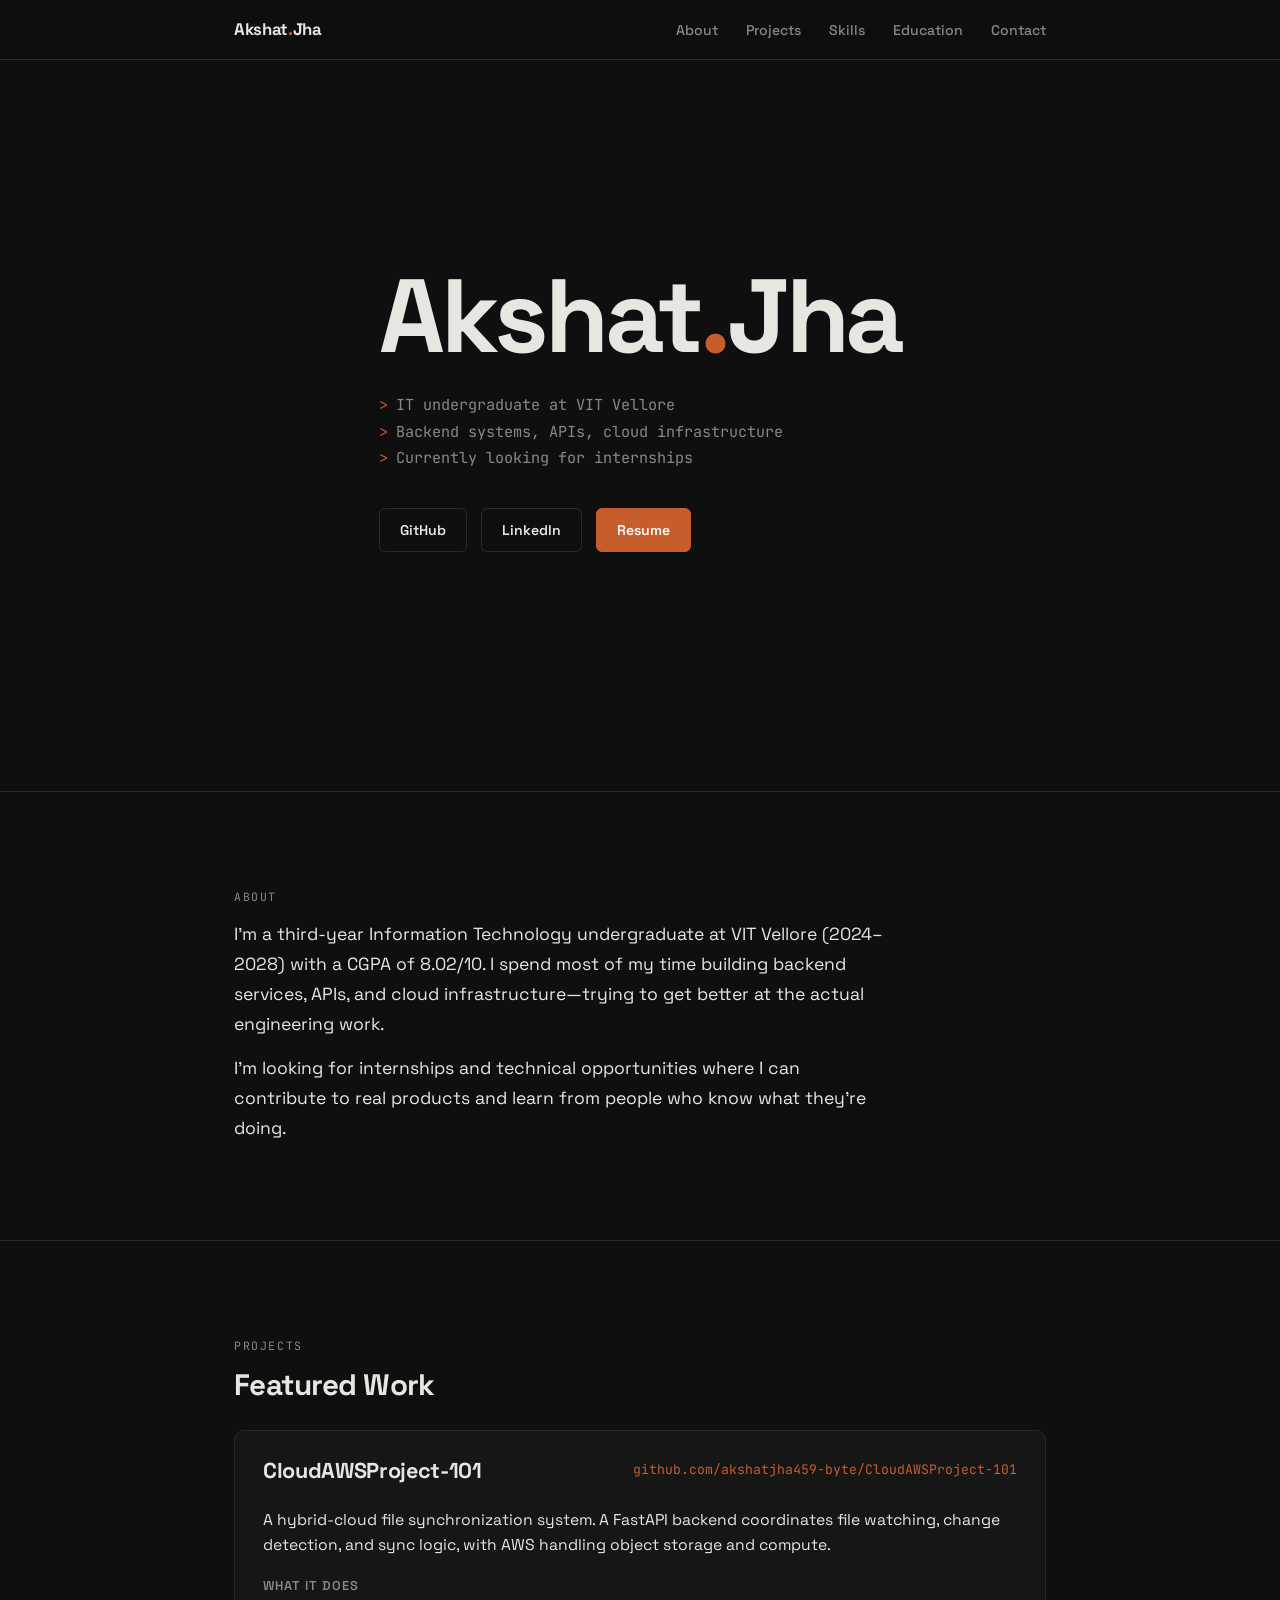
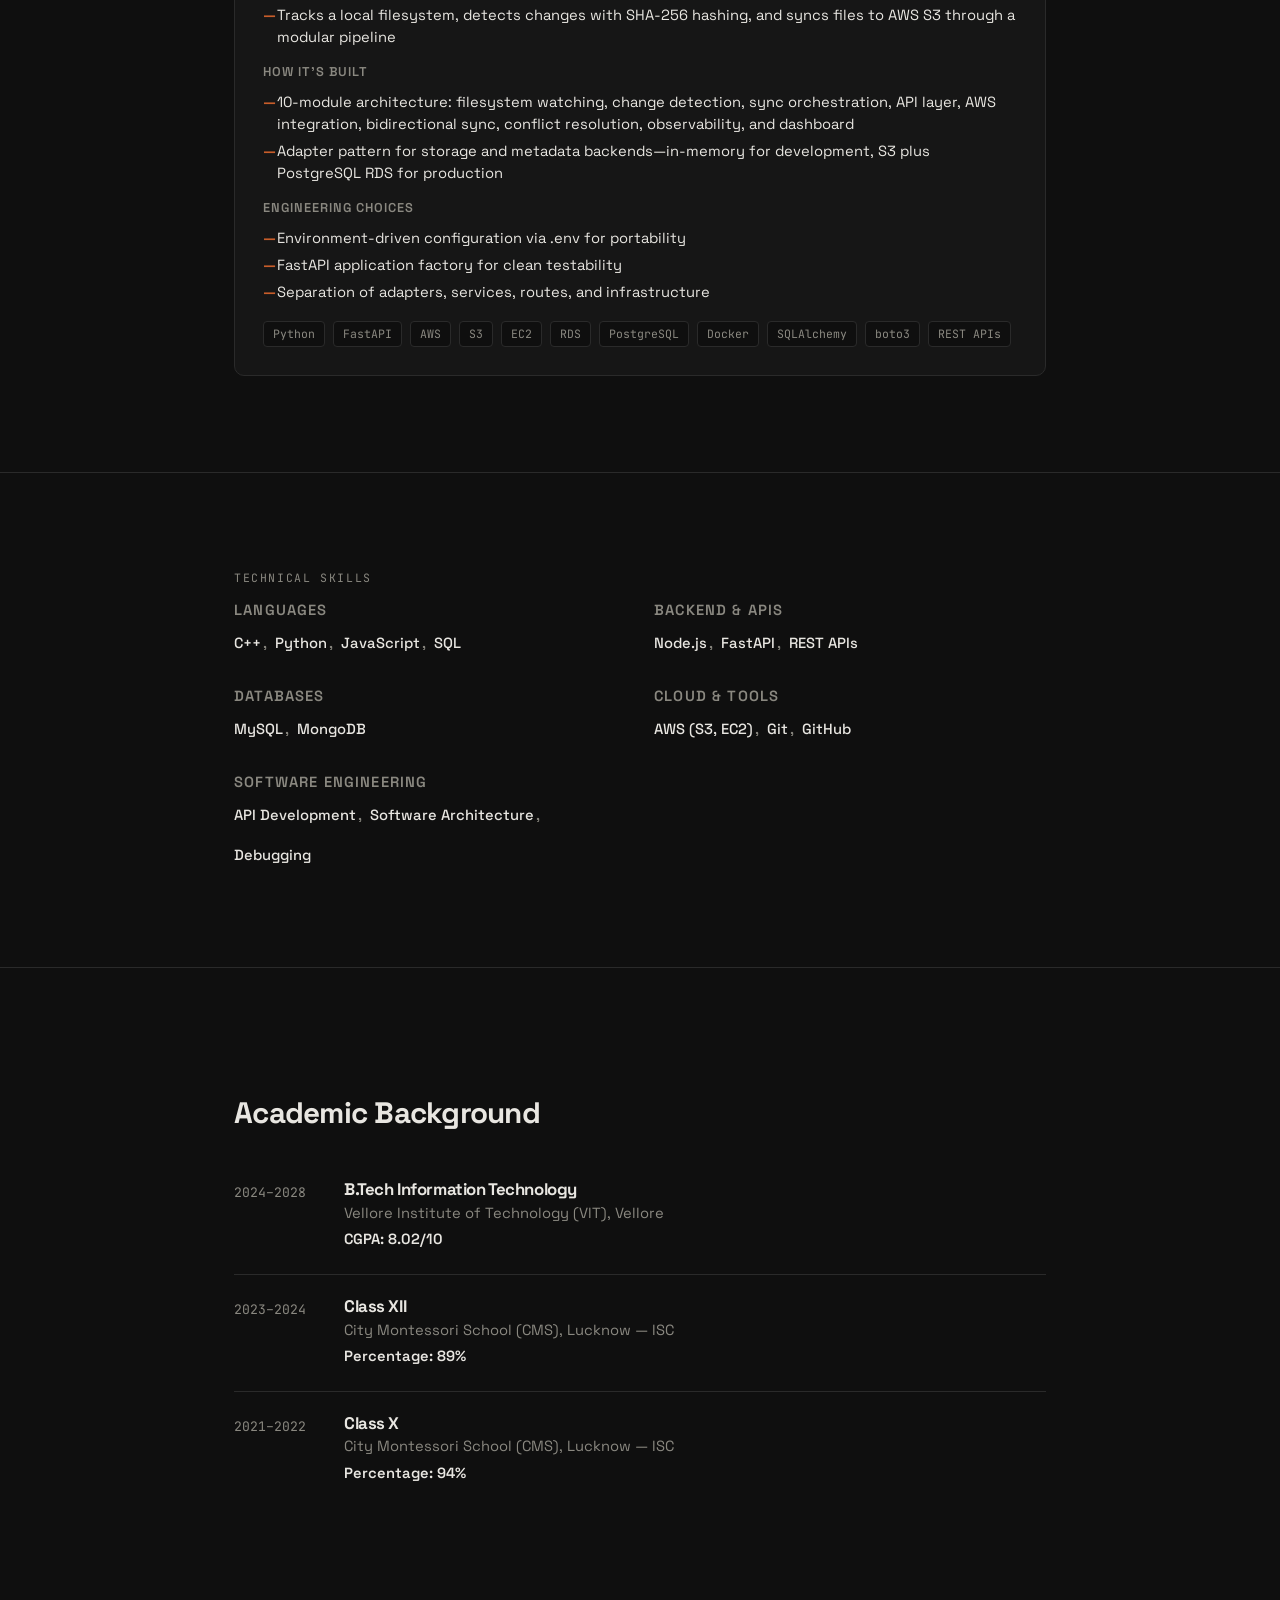
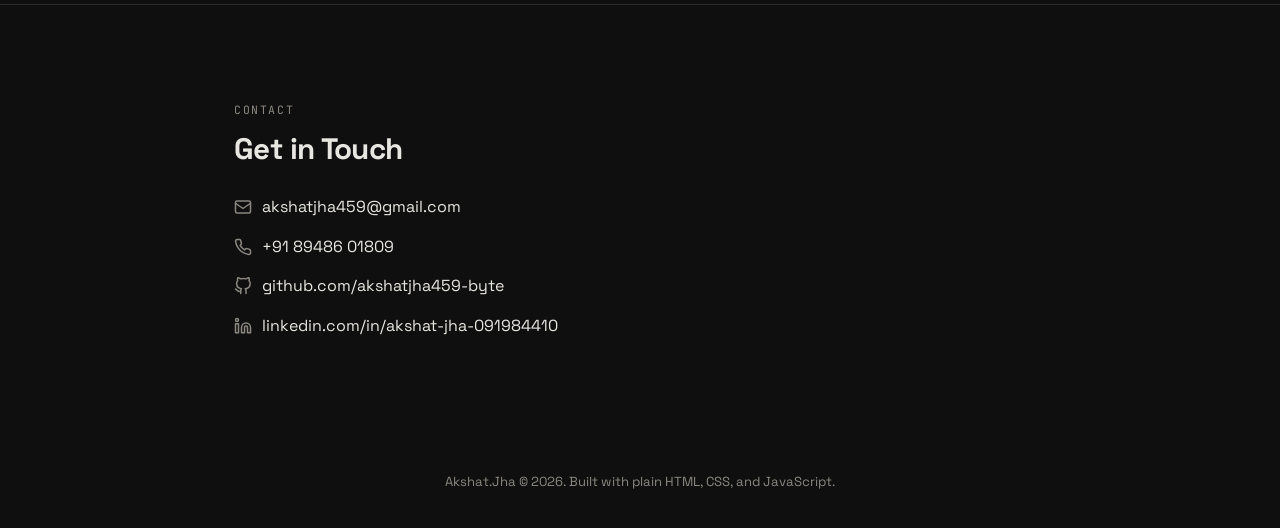
<file: index.html>
<!DOCTYPE html>
<html lang="en">
<head>
  <meta charset="UTF-8">
  <meta name="viewport" content="width=device-width, initial-scale=1.0">
  <title>Akshat.Jha — Portfolio</title>
  <meta name="description" content="Akshat.Jha — B.Tech IT undergraduate at VIT Vellore. Building backend systems, cloud infrastructure, and APIs.">
  <link rel="stylesheet" href="css/style.css">
</head>
<body>

  <nav class="nav">
    <div class="nav-inner">
      <a href="#" class="nav-logo">Akshat<span>.</span>Jha</a>
      <ul class="nav-links" id="navLinks">
        <li><a href="#about" onclick="closeMenu()">About</a></li>
        <li><a href="#projects" onclick="closeMenu()">Projects</a></li>
        <li><a href="#skills" onclick="closeMenu()">Skills</a></li>
        <li><a href="#education" onclick="closeMenu()">Education</a></li>
        <li><a href="#contact" onclick="closeMenu()">Contact</a></li>
      </ul>
      <button class="menu-toggle" id="menuToggle" aria-label="Toggle menu">
        <svg viewBox="0 0 24 24" fill="none" stroke="currentColor" stroke-width="2" stroke-linecap="round">
          <line x1="3" y1="6" x2="21" y2="6"></line>
          <line x1="3" y1="12" x2="21" y2="12"></line>
          <line x1="3" y1="18" x2="21" y2="18"></line>
        </svg>
      </button>
    </div>
  </nav>

  <main>
    <!-- Hero -->
    <section class="hero" id="hero">
      <div class="container">
        <h1 class="hero-name fade-in">Akshat<span>.</span>Jha</h1>
        <div class="hero-terminal fade-in">
          <div><span class="prompt">&gt;</span>IT undergraduate at VIT Vellore</div>
          <div><span class="prompt">&gt;</span>Backend systems, APIs, cloud infrastructure</div>
          <div><span class="prompt">&gt;</span>Currently looking for internships</div>
        </div>
        <div class="hero-links fade-in">
          <a href="https://github.com/akshatjha459-byte" target="_blank" rel="noopener" class="btn btn-secondary">GitHub</a>
          <a href="https://www.linkedin.com/in/akshat-jha-091984410/" target="_blank" rel="noopener" class="btn btn-secondary">LinkedIn</a>
          <a href="resume.html" class="btn btn-primary">Resume</a>
        </div>
      </div>
    </section>

    <!-- About -->
    <section id="about">
      <div class="container">
        <span class="section-label fade-in">About</span>
        <div class="about-text fade-in">
          <p>I'm a third-year Information Technology undergraduate at VIT Vellore (2024–2028) with a CGPA of 8.02/10. I spend most of my time building backend services, APIs, and cloud infrastructure—trying to get better at the actual engineering work.</p>
          <p>I'm looking for internships and technical opportunities where I can contribute to real products and learn from people who know what they're doing.</p>
        </div>
      </div>
    </section>

    <!-- Projects -->
    <section id="projects">
      <div class="container">
        <span class="section-label fade-in">Projects</span>
        <h2 class="fade-in">Featured Work</h2>

        <div class="project-card fade-in">
          <div class="project-header">
            <h3 class="project-title">CloudAWSProject-101</h3>
            <a href="https://github.com/akshatjha459-byte/CloudAWSProject-101" target="_blank" rel="noopener" class="project-link">github.com/akshatjha459-byte/CloudAWSProject-101</a>
          </div>
          <p class="project-description">A hybrid-cloud file synchronization system. A FastAPI backend coordinates file watching, change detection, and sync logic, with AWS handling object storage and compute.</p>

          <div class="project-details">
            <h4>What it does</h4>
            <ul>
              <li>Tracks a local filesystem, detects changes with SHA-256 hashing, and syncs files to AWS S3 through a modular pipeline</li>
            </ul>

            <h4>How it's built</h4>
            <ul>
              <li>10-module architecture: filesystem watching, change detection, sync orchestration, API layer, AWS integration, bidirectional sync, conflict resolution, observability, and dashboard</li>
              <li>Adapter pattern for storage and metadata backends—in-memory for development, S3 plus PostgreSQL RDS for production</li>
            </ul>

            <h4>Engineering choices</h4>
            <ul>
              <li>Environment-driven configuration via .env for portability</li>
              <li>FastAPI application factory for clean testability</li>
              <li>Separation of adapters, services, routes, and infrastructure</li>
            </ul>
          </div>

          <div class="tech-tags">
            <span class="tech-tag">Python</span>
            <span class="tech-tag">FastAPI</span>
            <span class="tech-tag">AWS</span>
            <span class="tech-tag">S3</span>
            <span class="tech-tag">EC2</span>
            <span class="tech-tag">RDS</span>
            <span class="tech-tag">PostgreSQL</span>
            <span class="tech-tag">Docker</span>
            <span class="tech-tag">SQLAlchemy</span>
            <span class="tech-tag">boto3</span>
            <span class="tech-tag">REST APIs</span>
          </div>
        </div>
      </div>
    </section>

    <!-- Skills -->
    <section id="skills">
      <div class="container">
        <span class="section-label fade-in">Technical Skills</span>
        <div class="skills-grid">
          <div class="skill-category fade-in">
            <h3>Languages</h3>
            <div class="skill-list">
              <span class="skill-item">C++</span>
              <span class="skill-item">Python</span>
              <span class="skill-item">JavaScript</span>
              <span class="skill-item">SQL</span>
            </div>
          </div>
          <div class="skill-category fade-in">
            <h3>Backend & APIs</h3>
            <div class="skill-list">
              <span class="skill-item">Node.js</span>
              <span class="skill-item">FastAPI</span>
              <span class="skill-item">REST APIs</span>
            </div>
          </div>
          <div class="skill-category fade-in">
            <h3>Databases</h3>
            <div class="skill-list">
              <span class="skill-item">MySQL</span>
              <span class="skill-item">MongoDB</span>
            </div>
          </div>
          <div class="skill-category fade-in">
            <h3>Cloud & Tools</h3>
            <div class="skill-list">
              <span class="skill-item">AWS (S3, EC2)</span>
              <span class="skill-item">Git</span>
              <span class="skill-item">GitHub</span>
            </div>
          </div>
          <div class="skill-category fade-in">
            <h3>Software Engineering</h3>
            <div class="skill-list">
              <span class="skill-item">API Development</span>
              <span class="skill-item">Software Architecture</span>
              <span class="skill-item">Debugging</span>
            </div>
          </div>
        </div>
      </div>
    </section>

    <!-- Education -->
    <section id="education">
      <div class="container">
        <span class="section-label fade-in">Education</span>
        <h2 class="fade-in">Academic Background</h2>

        <div class="edu-item fade-in">
          <div class="edu-year">2024–2028</div>
          <div class="edu-details">
            <h3>B.Tech Information Technology</h3>
            <p>Vellore Institute of Technology (VIT), Vellore</p>
            <p class="edu-grade">CGPA: 8.02/10</p>
          </div>
        </div>

        <div class="edu-item fade-in">
          <div class="edu-year">2023–2024</div>
          <div class="edu-details">
            <h3>Class XII</h3>
            <p>City Montessori School (CMS), Lucknow — ISC</p>
            <p class="edu-grade">Percentage: 89%</p>
          </div>
        </div>

        <div class="edu-item fade-in">
          <div class="edu-year">2021–2022</div>
          <div class="edu-details">
            <h3>Class X</h3>
            <p>City Montessori School (CMS), Lucknow — ISC</p>
            <p class="edu-grade">Percentage: 94%</p>
          </div>
        </div>
      </div>
    </section>

    <!-- Contact -->
    <section id="contact">
      <div class="container">
        <span class="section-label fade-in">Contact</span>
        <h2 class="fade-in">Get in Touch</h2>
        <div class="contact-links fade-in">
          <a href="mailto:akshatjha459@gmail.com" class="contact-link">
            <svg viewBox="0 0 24 24" fill="none" stroke="currentColor" stroke-width="2" stroke-linecap="round" stroke-linejoin="round">
              <rect x="2" y="4" width="20" height="16" rx="2"></rect>
              <path d="M22 7l-10 7L2 7"></path>
            </svg>
            akshatjha459@gmail.com
          </a>
          <a href="tel:+918948601809" class="contact-link">
            <svg viewBox="0 0 24 24" fill="none" stroke="currentColor" stroke-width="2" stroke-linecap="round" stroke-linejoin="round">
              <path d="M22 16.92v3a2 2 0 0 1-2.18 2 19.79 19.79 0 0 1-8.63-3.07 19.5 19.5 0 0 1-6-6 19.79 19.79 0 0 1-3.07-8.67A2 2 0 0 1 4.11 2h3a2 2 0 0 1 2 1.72c.127.96.362 1.903.7 2.81a2 2 0 0 1-.45 2.11L8.09 9.91a16 16 0 0 0 6 6l1.27-1.27a2 2 0 0 1 2.11-.45c.907.338 1.85.573 2.81.7A2 2 0 0 1 22 16.92z"></path>
            </svg>
            +91 89486 01809
          </a>
          <a href="https://github.com/akshatjha459-byte" target="_blank" rel="noopener" class="contact-link">
            <svg viewBox="0 0 24 24" fill="none" stroke="currentColor" stroke-width="2" stroke-linecap="round" stroke-linejoin="round">
              <path d="M9 19c-5 1.5-5-2.5-7-3m14 6v-3.87a3.37 3.37 0 0 0-.94-2.61c3.14-.35 6.44-1.54 6.44-7A5.44 5.44 0 0 0 20 4.77 5.07 5.07 0 0 0 19.91 1S18.73.65 16 2.48a13.38 13.38 0 0 0-7 0C6.27.65 5.09 1 5.09 1A5.07 5.07 0 0 0 5 4.77a5.44 5.44 0 0 0-1.5 3.78c0 5.42 3.3 6.61 6.44 7A3.37 3.37 0 0 0 9 18.13V22"></path>
            </svg>
            github.com/akshatjha459-byte
          </a>
          <a href="https://www.linkedin.com/in/akshat-jha-091984410/" target="_blank" rel="noopener" class="contact-link">
            <svg viewBox="0 0 24 24" fill="none" stroke="currentColor" stroke-width="2" stroke-linecap="round" stroke-linejoin="round">
              <path d="M16 8a6 6 0 0 1 6 6v7h-4v-7a2 2 0 0 0-2-2 2 2 0 0 0-2 2v7h-4v-7a6 6 0 0 1 6-6z"></path>
              <rect x="2" y="9" width="4" height="12"></rect>
              <circle cx="4" cy="4" r="2"></circle>
            </svg>
            linkedin.com/in/akshat-jha-091984410
          </a>
        </div>
      </div>
    </section>

    <footer class="footer">
      <div class="container">
        Akshat.Jha &copy; 2026. Built with plain HTML, CSS, and JavaScript.
      </div>
    </footer>
  </main>

  <script src="js/main.js"></script>
</body>
</html>
</file>
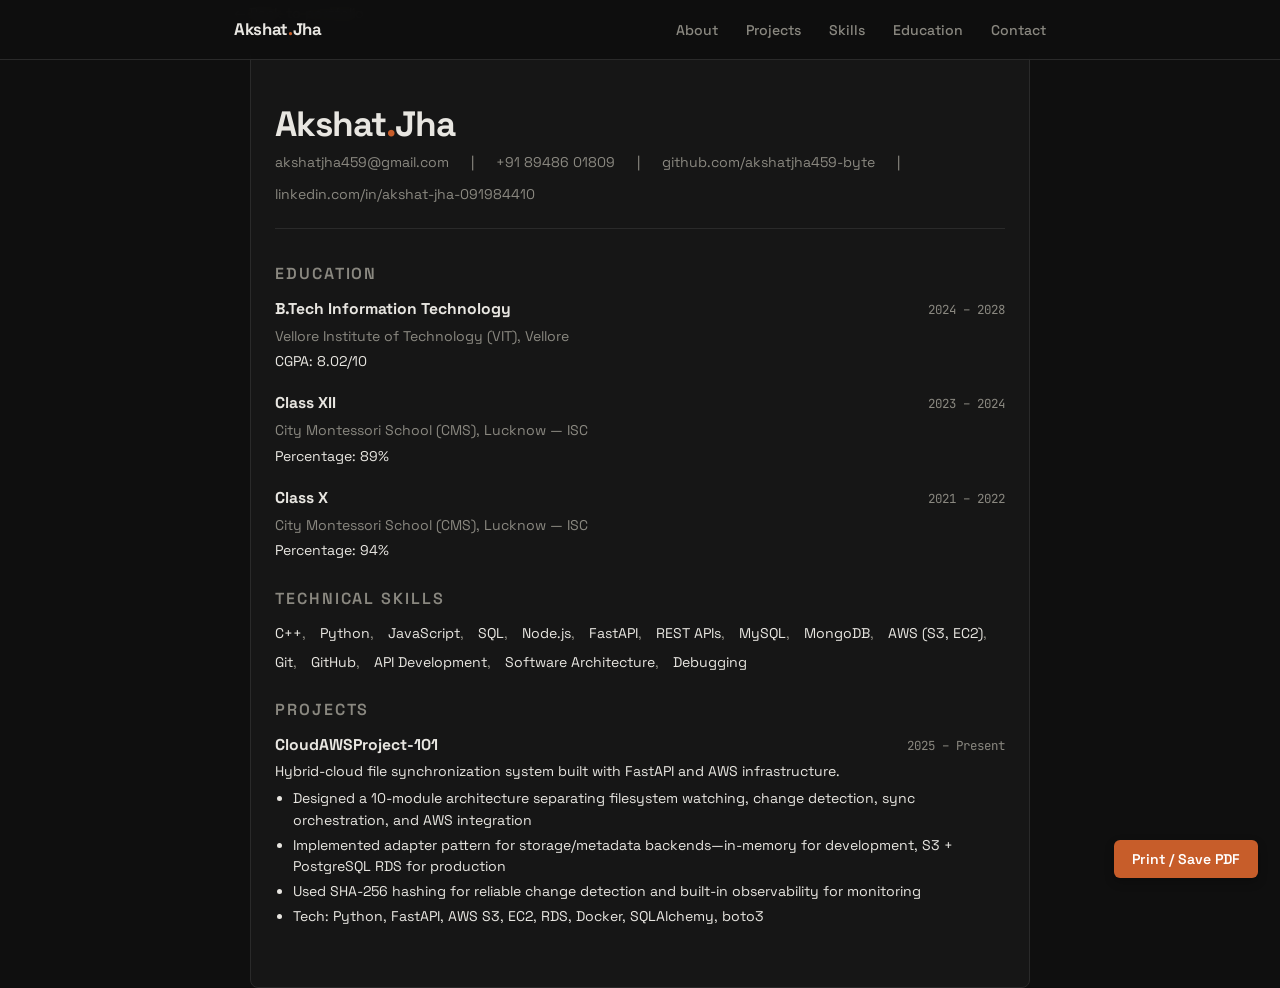
<file: resume.html>
<!DOCTYPE html>
<html lang="en">
<head>
  <meta charset="UTF-8">
  <meta name="viewport" content="width=device-width, initial-scale=1.0">
  <title>Akshat.Jha — Resume</title>
  <meta name="description" content="Resume of Akshat.Jha — B.Tech IT undergraduate at VIT Vellore.">
  <link rel="stylesheet" href="css/style.css">
  <style>
    .resume-container {
      max-width: 780px;
      margin: 0 auto;
      padding: 56px 24px;
      background: var(--bg-elevated);
      border: 1px solid var(--border);
      border-radius: 8px;
    }
    .resume-header {
      margin-bottom: 36px;
      padding-bottom: 22px;
      border-bottom: 1px solid var(--border);
    }
    .resume-header h1 {
      font-size: 2.2rem;
      margin-bottom: 8px;
      letter-spacing: -0.03em;
    }
    .resume-header h1 span {
      color: var(--accent);
    }
    .resume-contact {
      display: flex;
      flex-wrap: wrap;
      gap: 10px 22px;
      font-size: 0.88rem;
      color: var(--text-muted);
      margin-top: 8px;
    }
    .resume-contact a {
      color: var(--text-muted);
      text-decoration: none;
    }
    .resume-contact a:hover {
      color: var(--accent);
    }
    .resume-section {
      margin-bottom: 28px;
    }
    .resume-section:last-child {
      margin-bottom: 0;
    }
    .resume-section h2 {
      font-size: 1rem;
      text-transform: uppercase;
      letter-spacing: 0.12em;
      color: var(--text-muted);
      margin-bottom: 14px;
      font-weight: 600;
    }
    .resume-item {
      margin-bottom: 18px;
    }
    .resume-item:last-child {
      margin-bottom: 0;
    }
    .resume-item-header {
      display: flex;
      justify-content: space-between;
      align-items: baseline;
      margin-bottom: 3px;
      flex-wrap: wrap;
      gap: 6px;
    }
    .resume-item-title {
      font-weight: 700;
      font-size: 0.98rem;
    }
    .resume-item-date {
      font-family: 'JetBrains Mono', monospace;
      font-size: 0.78rem;
      color: var(--text-muted);
    }
    .resume-item-subtitle {
      color: var(--text-muted);
      font-size: 0.88rem;
      margin-bottom: 4px;
    }
    .resume-item-desc {
      font-size: 0.88rem;
      line-height: 1.55;
    }
    .resume-item-desc ul {
      margin-top: 5px;
      padding-left: 18px;
    }
    .resume-item-desc li {
      margin-bottom: 3px;
    }
    .resume-skills-list {
      display: flex;
      flex-wrap: wrap;
      gap: 6px 14px;
    }
    .resume-skill-tag {
      font-size: 0.88rem;
    }
    .resume-skill-tag::after {
      content: ',';
      color: var(--text-muted);
    }
    .resume-skill-tag:last-child::after {
      content: '';
    }
    .print-btn {
      position: fixed;
      bottom: 22px;
      right: 22px;
      background: var(--accent);
      color: white;
      border: none;
      padding: 10px 18px;
      border-radius: 6px;
      font-family: inherit;
      font-weight: 600;
      font-size: 0.88rem;
      cursor: pointer;
      box-shadow: 0 4px 10px rgba(0,0,0,0.25);
      transition: background 0.2s ease;
      z-index: 50;
    }
    .print-btn:hover {
      background: var(--accent-hover);
    }
    .back-link {
      display: inline-flex;
      align-items: center;
      gap: 6px;
      margin-bottom: 22px;
      font-size: 0.88rem;
      color: var(--text-muted);
    }
    .back-link:hover {
      color: var(--accent);
    }
    @media print {
      body {
        background: #ffffff;
        color: #141414;
      }
      .nav, .print-btn, .back-link {
        display: none !important;
      }
      .resume-container {
        border: none;
        box-shadow: none;
        padding: 0;
        max-width: 100%;
        background: transparent;
      }
      .resume-contact a {
        color: #141414;
      }
      .resume-section h2 {
        color: #141414;
      }
      .resume-item-date {
        color: #6b6b6b;
      }
      .resume-item-subtitle {
        color: #6b6b6b;
      }
      .resume-skill-tag::after {
        color: #6b6b6b;
      }
    }
    @media (max-width: 768px) {
      .resume-container {
        padding: 36px 18px;
      }
      .resume-header h1 {
        font-size: 1.85rem;
      }
    }
  </style>
</head>
<body>

  <nav class="nav">
    <div class="nav-inner">
      <a href="index.html" class="nav-logo">Akshat<span>.</span>Jha</a>
      <ul class="nav-links" id="navLinks">
        <li><a href="index.html#about" onclick="closeMenu()">About</a></li>
        <li><a href="index.html#projects" onclick="closeMenu()">Projects</a></li>
        <li><a href="index.html#skills" onclick="closeMenu()">Skills</a></li>
        <li><a href="index.html#education" onclick="closeMenu()">Education</a></li>
        <li><a href="index.html#contact" onclick="closeMenu()">Contact</a></li>
      </ul>
      <button class="menu-toggle" id="menuToggle" aria-label="Toggle menu">
        <svg viewBox="0 0 24 24" fill="none" stroke="currentColor" stroke-width="2" stroke-linecap="round">
          <line x1="3" y1="6" x2="21" y2="6"></line>
          <line x1="3" y1="12" x2="21" y2="12"></line>
          <line x1="3" y1="18" x2="21" y2="18"></line>
        </svg>
      </button>
    </div>
  </nav>

  <main>
    <div class="container">
      <a href="index.html" class="back-link">&larr; Back to portfolio</a>

      <div class="resume-container">
        <div class="resume-header">
          <h1>Akshat<span>.</span>Jha</h1>
          <div class="resume-contact">
            <a href="mailto:akshatjha459@gmail.com">akshatjha459@gmail.com</a>
            <span>|</span>
            <a href="tel:+918948601809">+91 89486 01809</a>
            <span>|</span>
            <a href="https://github.com/akshatjha459-byte" target="_blank" rel="noopener">github.com/akshatjha459-byte</a>
            <span>|</span>
            <a href="https://www.linkedin.com/in/akshat-jha-091984410/" target="_blank" rel="noopener">linkedin.com/in/akshat-jha-091984410</a>
          </div>
        </div>

        <div class="resume-section">
          <h2>Education</h2>
          <div class="resume-item">
            <div class="resume-item-header">
              <div class="resume-item-title">B.Tech Information Technology</div>
              <div class="resume-item-date">2024 – 2028</div>
            </div>
            <div class="resume-item-subtitle">Vellore Institute of Technology (VIT), Vellore</div>
            <div class="resume-item-desc">CGPA: 8.02/10</div>
          </div>
          <div class="resume-item">
            <div class="resume-item-header">
              <div class="resume-item-title">Class XII</div>
              <div class="resume-item-date">2023 – 2024</div>
            </div>
            <div class="resume-item-subtitle">City Montessori School (CMS), Lucknow — ISC</div>
            <div class="resume-item-desc">Percentage: 89%</div>
          </div>
          <div class="resume-item">
            <div class="resume-item-header">
              <div class="resume-item-title">Class X</div>
              <div class="resume-item-date">2021 – 2022</div>
            </div>
            <div class="resume-item-subtitle">City Montessori School (CMS), Lucknow — ISC</div>
            <div class="resume-item-desc">Percentage: 94%</div>
          </div>
        </div>

        <div class="resume-section">
          <h2>Technical Skills</h2>
          <div class="resume-skills-list">
            <span class="resume-skill-tag">C++</span>
            <span class="resume-skill-tag">Python</span>
            <span class="resume-skill-tag">JavaScript</span>
            <span class="resume-skill-tag">SQL</span>
            <span class="resume-skill-tag">Node.js</span>
            <span class="resume-skill-tag">FastAPI</span>
            <span class="resume-skill-tag">REST APIs</span>
            <span class="resume-skill-tag">MySQL</span>
            <span class="resume-skill-tag">MongoDB</span>
            <span class="resume-skill-tag">AWS (S3, EC2)</span>
            <span class="resume-skill-tag">Git</span>
            <span class="resume-skill-tag">GitHub</span>
            <span class="resume-skill-tag">API Development</span>
            <span class="resume-skill-tag">Software Architecture</span>
            <span class="resume-skill-tag">Debugging</span>
          </div>
        </div>

        <div class="resume-section">
          <h2>Projects</h2>
          <div class="resume-item">
            <div class="resume-item-header">
              <div class="resume-item-title">CloudAWSProject-101</div>
              <div class="resume-item-date">2025 – Present</div>
            </div>
            <div class="resume-item-desc">
              Hybrid-cloud file synchronization system built with FastAPI and AWS infrastructure.
              <ul>
                <li>Designed a 10-module architecture separating filesystem watching, change detection, sync orchestration, and AWS integration</li>
                <li>Implemented adapter pattern for storage/metadata backends—in-memory for development, S3 + PostgreSQL RDS for production</li>
                <li>Used SHA-256 hashing for reliable change detection and built-in observability for monitoring</li>
                <li>Tech: Python, FastAPI, AWS S3, EC2, RDS, Docker, SQLAlchemy, boto3</li>
              </ul>
            </div>
          </div>
        </div>
      </div>
    </div>
  </main>

  <button class="print-btn" onclick="window.print()">Print / Save PDF</button>

  <script src="js/main.js"></script>
</body>
</html>
</file>
<file: css/style.css>
@import url('https://fonts.googleapis.com/css2?family=Space+Grotesk:wght@300;400;500;600;700&family=JetBrains+Mono:wght@400;500;700&display=swap');

:root {
  --bg: #0f0f0f;
  --bg-elevated: #161616;
  --bg-subtle: #1c1c1c;
  --text: #e8e6e1;
  --text-muted: #8a8880;
  --accent: #c75d2a;
  --accent-hover: #d97340;
  --border: #2a2a2a;
  --border-hover: #3a3a3a;
  --max-width: 860px;
  --nav-height: 60px;
}

* {
  margin: 0;
  padding: 0;
  box-sizing: border-box;
}

html {
  scroll-behavior: smooth;
  -webkit-font-smoothing: antialiased;
  -moz-osx-font-smoothing: grayscale;
}

body {
  font-family: 'Space Grotesk', system-ui, -apple-system, sans-serif;
  background: var(--bg);
  color: var(--text);
  line-height: 1.6;
  font-size: 16px;
}

a {
  color: var(--accent);
  text-decoration: none;
  transition: color 0.2s ease;
}

a:hover {
  color: var(--accent-hover);
}

.container {
  max-width: var(--max-width);
  margin: 0 auto;
  padding: 0 24px;
}

/* Navigation */
.nav {
  position: fixed;
  top: 0;
  left: 0;
  right: 0;
  height: var(--nav-height);
  background: rgba(15, 15, 15, 0.92);
  backdrop-filter: blur(10px);
  -webkit-backdrop-filter: blur(10px);
  border-bottom: 1px solid var(--border);
  z-index: 100;
}

.nav-inner {
  max-width: var(--max-width);
  margin: 0 auto;
  padding: 0 24px;
  height: 100%;
  display: flex;
  align-items: center;
  justify-content: space-between;
}

.nav-logo {
  font-weight: 700;
  font-size: 1.05rem;
  color: var(--text);
  letter-spacing: -0.02em;
}

.nav-logo span {
  color: var(--accent);
}

.nav-links {
  display: flex;
  gap: 28px;
  list-style: none;
}

.nav-links a {
  color: var(--text-muted);
  font-size: 0.88rem;
  font-weight: 500;
  transition: color 0.2s ease;
}

.nav-links a:hover {
  color: var(--text);
}

.menu-toggle {
  display: none;
  background: none;
  border: none;
  cursor: pointer;
  padding: 8px;
  color: var(--text);
}

.menu-toggle svg {
  width: 22px;
  height: 22px;
}

/* Sections */
section {
  padding: 96px 0;
  border-bottom: 1px solid var(--border);
}

section:last-of-type {
  border-bottom: none;
}

.section-label {
  font-family: 'JetBrains Mono', monospace;
  font-size: 0.72rem;
  text-transform: uppercase;
  letter-spacing: 0.14em;
  color: var(--text-muted);
  margin-bottom: 14px;
  display: block;
}

h1, h2, h3 {
  font-weight: 700;
  line-height: 1.12;
  letter-spacing: -0.025em;
}

h2 {
  font-size: 1.85rem;
  margin-bottom: 28px;
}

h3 {
  font-size: 1.2rem;
  margin-bottom: 10px;
}

/* Hero */
.hero {
  padding-top: calc(var(--nav-height) + 80px);
  padding-bottom: 110px;
  min-height: 88vh;
  display: flex;
  flex-direction: column;
  justify-content: center;
}

.hero-name {
  font-size: clamp(3.2rem, 9vw, 6.5rem);
  font-weight: 700;
  line-height: 0.92;
  letter-spacing: -0.04em;
  margin-bottom: 28px;
  color: var(--text);
}

.hero-name span {
  color: var(--accent);
}

.hero-terminal {
  font-family: 'JetBrains Mono', monospace;
  font-size: clamp(0.82rem, 1.8vw, 0.95rem);
  color: var(--text-muted);
  margin-bottom: 36px;
  line-height: 1.75;
}

.hero-terminal .prompt {
  color: var(--accent);
  margin-right: 8px;
  user-select: none;
}

.hero-links {
  display: flex;
  gap: 14px;
  flex-wrap: wrap;
}

.btn {
  display: inline-flex;
  align-items: center;
  gap: 8px;
  padding: 10px 20px;
  border-radius: 6px;
  font-weight: 600;
  font-size: 0.88rem;
  transition: all 0.2s ease;
  border: 1px solid transparent;
}

.btn-primary {
  background: var(--accent);
  color: white;
  border-color: var(--accent);
}

.btn-primary:hover {
  background: var(--accent-hover);
  color: white;
}

.btn-secondary {
  background: transparent;
  color: var(--text);
  border-color: var(--border);
}

.btn-secondary:hover {
  border-color: var(--text-muted);
  color: var(--text);
}

/* About */
.about-text {
  font-size: 1.1rem;
  line-height: 1.7;
  color: var(--text);
  max-width: 660px;
}

.about-text p {
  margin-bottom: 14px;
}

.about-text p:last-child {
  margin-bottom: 0;
}

/* Projects */
.project-card {
  background: var(--bg-elevated);
  border: 1px solid var(--border);
  border-radius: 10px;
  padding: 28px;
  transition: transform 0.2s ease, border-color 0.2s ease;
}

.project-card:hover {
  transform: translateY(-2px);
  border-color: var(--border-hover);
}

.project-header {
  display: flex;
  justify-content: space-between;
  align-items: flex-start;
  margin-bottom: 14px;
  flex-wrap: wrap;
  gap: 8px;
}

.project-title {
  font-size: 1.35rem;
  font-weight: 700;
  letter-spacing: -0.015em;
}

.project-link {
  font-family: 'JetBrains Mono', monospace;
  font-size: 0.82rem;
  color: var(--accent);
  word-break: break-all;
}

.project-link:hover {
  color: var(--accent-hover);
}

.project-description {
  font-size: 0.98rem;
  color: var(--text);
  margin-bottom: 18px;
  line-height: 1.6;
}

.project-details {
  margin-bottom: 18px;
}

.project-details h4 {
  font-size: 0.8rem;
  font-weight: 600;
  text-transform: uppercase;
  letter-spacing: 0.08em;
  color: var(--text-muted);
  margin-bottom: 8px;
  margin-top: 14px;
}

.project-details h4:first-child {
  margin-top: 0;
}

.project-details ul {
  list-style: none;
  padding: 0;
}

.project-details li {
  position: relative;
  padding-left: 14px;
  margin-bottom: 5px;
  font-size: 0.92rem;
  color: var(--text);
  line-height: 1.5;
}

.project-details li::before {
  content: '—';
  position: absolute;
  left: 0;
  color: var(--accent);
  font-weight: 700;
}

.tech-tags {
  display: flex;
  flex-wrap: wrap;
  gap: 8px;
  margin-top: 6px;
}

.tech-tag {
  font-family: 'JetBrains Mono', monospace;
  font-size: 0.72rem;
  padding: 3px 9px;
  background: var(--bg);
  border: 1px solid var(--border);
  border-radius: 4px;
  color: var(--text-muted);
}

/* Skills */
.skills-grid {
  display: grid;
  grid-template-columns: repeat(auto-fit, minmax(260px, 1fr));
  gap: 28px;
}

.skill-category h3 {
  font-size: 0.92rem;
  font-weight: 600;
  text-transform: uppercase;
  letter-spacing: 0.08em;
  color: var(--text-muted);
  margin-bottom: 10px;
}

.skill-list {
  display: flex;
  flex-wrap: wrap;
  gap: 8px;
}

.skill-item {
  font-size: 0.92rem;
  font-weight: 500;
  color: var(--text);
  padding: 4px 0;
}

.skill-item::after {
  content: ',';
  color: var(--text-muted);
  margin-left: 2px;
}

.skill-item:last-child::after {
  content: '';
}

/* Education */
.edu-item {
  display: flex;
  gap: 22px;
  padding: 22px 0;
  border-bottom: 1px solid var(--border);
}

.edu-item:last-child {
  border-bottom: none;
}

.edu-year {
  font-family: 'JetBrains Mono', monospace;
  font-size: 0.82rem;
  color: var(--text-muted);
  min-width: 88px;
  padding-top: 2px;
}

.edu-details h3 {
  font-size: 1.05rem;
  margin-bottom: 3px;
}

.edu-details p {
  color: var(--text-muted);
  font-size: 0.92rem;
}

.edu-details .edu-grade {
  font-weight: 600;
  color: var(--text);
  margin-top: 3px;
}

.edu-board {
  font-size: 0.85rem;
  color: var(--text-muted);
  margin-top: 2px;
}

/* Contact */
.contact-links {
  display: flex;
  flex-direction: column;
  gap: 14px;
}

.contact-link {
  display: inline-flex;
  align-items: center;
  gap: 10px;
  font-size: 1rem;
  color: var(--text);
  transition: color 0.2s ease;
  width: fit-content;
}

.contact-link:hover {
  color: var(--accent);
}

.contact-link svg {
  width: 18px;
  height: 18px;
  color: var(--text-muted);
}

/* Footer */
.footer {
  padding: 36px 0;
  text-align: center;
  color: var(--text-muted);
  font-size: 0.82rem;
}

/* Animations */
.fade-in {
  opacity: 0;
  transform: translateY(16px);
  transition: opacity 0.5s ease, transform 0.5s ease;
}

.fade-in.visible {
  opacity: 1;
  transform: translateY(0);
}

/* Responsive */
@media (max-width: 768px) {
  .nav-links {
    display: none;
    position: absolute;
    top: var(--nav-height);
    left: 0;
    right: 0;
    background: rgba(15, 15, 15, 0.96);
    border-bottom: 1px solid var(--border);
    padding: 14px 24px;
    flex-direction: column;
    gap: 14px;
  }

  .nav-links.active {
    display: flex;
  }

  .menu-toggle {
    display: block;
  }

  .hero {
    padding-top: calc(var(--nav-height) + 36px);
    padding-bottom: 72px;
    min-height: auto;
  }

  section {
    padding: 60px 0;
  }

  .project-header {
    flex-direction: column;
  }

  .edu-item {
    flex-direction: column;
    gap: 6px;
  }

  .skills-grid {
    grid-template-columns: 1fr;
  }
}
</file>
